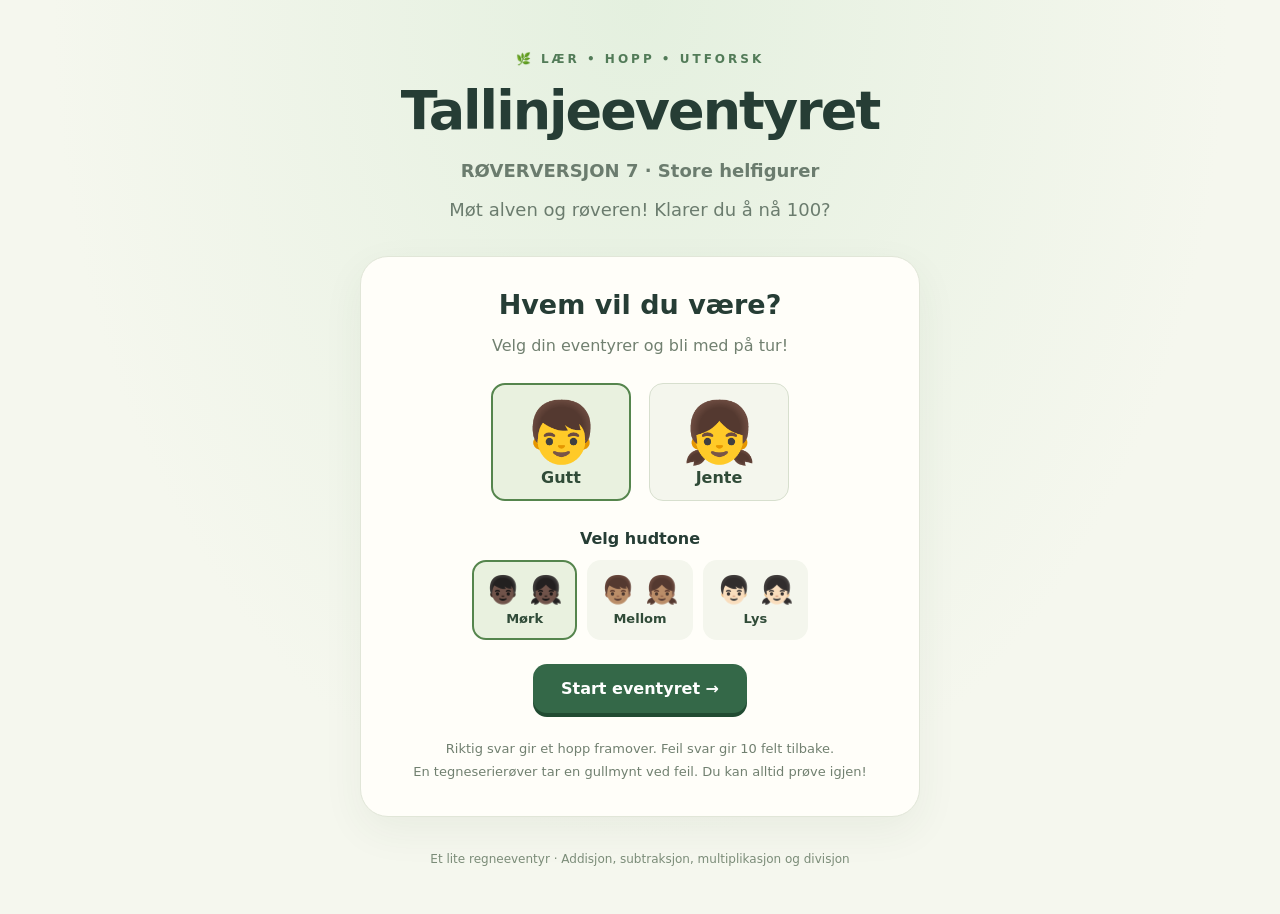
<file: index.html>
<!doctype html>
<html lang="nb"><head><meta charset="utf-8"><meta name="viewport" content="width=device-width,initial-scale=1"><title>Tallinjeeventyret</title><style>
:root{font-family:Nunito,ui-rounded,system-ui,sans-serif;color:#263d35;background:#f5f7ee}*{box-sizing:border-box}body{margin:0;background:radial-gradient(ellipse at top,#e4f0df,transparent 65%);min-height:100vh}main{max-width:1000px;margin:auto;padding:48px 28px}header{text-align:center;margin-bottom:36px}header>span{font-size:12px;letter-spacing:3px;color:#527b58;font-weight:900}h1{font-size:clamp(32px,6vw,54px);letter-spacing:-2px;margin:12px 0}header p{color:#6b7c6e;font-size:18px}.card{background:#fffef9;border:1px solid #e1e6d8;border-radius:28px;padding:32px;text-align:center;box-shadow:0 14px 40px #304d3010}#setup{max-width:560px;margin:auto}h2{margin:0 0 8px;font-size:27px}.card p{color:#718070}.choices{display:flex;justify-content:center;gap:18px;margin:28px 0}button{font:inherit;cursor:pointer;border:1px solid #d7dfce;border-radius:14px;padding:12px 20px;background:#fffef9;color:#304b38;font-weight:800;transition:transform .15s}button:hover{transform:translateY(-2px)}button:focus-visible,input:focus-visible{outline:3px solid #e8ad44;outline-offset:4px}.avatar{font-size:60px;width:140px;background:#f4f6ed}.avatar span{display:block;font-size:16px}.avatar[aria-pressed=true]{border:2px solid #55854d;background:#e9f1df}.primary{background:#346848;color:white;border:0;padding:15px 28px;box-shadow:0 4px 0 #214b32}.hint{font-size:13px;line-height:1.8;margin:24px 0 0}.stats{display:flex;justify-content:space-between;align-items:center;margin-bottom:16px;font-weight:800}.stats button{font-size:13px}.landscape{position:relative;background:linear-gradient(#dfefee 0%,#edf5df 65%,#c8ddad 65%);border-radius:24px;height:245px;padding:0 30px;border:1px solid #d1e2cd;overflow:hidden}.sun{position:absolute;right:50px;top:20px;font-size:42px}.trees{position:absolute;left:30px;top:38px;font-size:44px;opacity:.65}#character{position:absolute;left:30px;bottom:62px;font-size:46px;transform:translateX(-50%);transition:left .8s cubic-bezier(.25,.8,.25,1)}#character.hopping{animation:hop .8s ease}@keyframes hop{50%{transform:translate(-50%,-50px) rotate(10deg)}}.track{position:absolute;bottom:55px;left:30px;right:30px;height:7px;background:#829b6c;border-radius:8px}#fill{width:0;height:100%;background:#346848;transition:width .8s}.ticks{position:absolute;bottom:20px;left:30px;right:30px;display:flex;justify-content:space-between;font-size:12px;font-weight:800}.ticks span{width:0;white-space:nowrap;text-align:center;display:flex;justify-content:center}.ticks span:before{content:'';position:absolute;top:-13px;height:8px;border-left:2px solid #829b6c}.task{margin-top:22px}#feedback{min-height:48px;font-size:18px;font-weight:700}label{display:block;font-size:38px;font-weight:900;margin:14px}input{width:140px;font:inherit;font-size:27px;border:2px solid #d7dfce;border-radius:12px;padding:10px;text-align:center}.answer-row{display:flex;gap:14px;justify-content:center;align-items:center}footer{text-align:center;color:#7b8c78;font-size:12px;margin-top:35px}[hidden]{display:none!important}@media(max-width:500px){main{padding:28px 16px}.card{padding:24px 18px}.landscape{padding:0 20px}.ticks{font-size:9px}#feedback{font-size:16px}h1{letter-spacing:-1px}}
.encounter{position:relative;margin:22px 0;background:linear-gradient(#f6efd8,#e7efd8);border:1px solid #d7dfce;border-radius:24px;overflow:hidden;min-height:300px;padding-top:65px}.speech{position:relative;z-index:2;margin:0 auto;max-width:90%;width:max-content;background:white;border-radius:18px;padding:14px 22px;font-weight:800;box-shadow:0 5px 15px #304d3012}.speech:after{content:'';position:absolute;bottom:-10px;left:40%;border-top:12px solid white;border-right:12px solid transparent}.actors{height:245px;position:relative;max-width:400px;margin:auto}.actor{position:absolute;bottom:0;width:180px}.actor svg{display:block;width:100%;overflow:visible}.hero{left:calc(50% - 90px);transition:left .6s}.visitor{right:0}.success .hero,.retry .hero{left:0}.success .visitor,.retry .visitor{animation:enter .8s both}.arm{transform-box:view-box}.success .hero .right-arm{transform-origin:122px 124px;animation:highfive 1.4s .7s 2 forwards}.success .visitor .left-arm{transform-origin:57px 124px;animation:elf-five 1.4s .7s 2 forwards}.retry .visitor .right-arm{transform-origin:122px 124px;animation:wave 1s .7s 3}.ready .hero{animation:breathe 3s infinite}.success .hero svg{animation:cheer .8s .1s}.retry .hero svg{animation:nod 1s}#spark{position:absolute;left:50%;top:40px;font-size:42px;opacity:0;transform:translateX(-50%)}.success #spark{animation:spark 1.4s .7s 2}.encounter{padding-top:20px}@keyframes enter{from{opacity:0;transform:translateX(180px)}to{opacity:1;transform:translateX(0)}}@keyframes highfive{0%,100%{transform:rotate(-105deg)}50%{transform:rotate(-120deg)}}@keyframes elf-five{0%,100%{transform:rotate(105deg)}50%{transform:rotate(120deg)}}@keyframes wave{0%,100%{transform:rotate(-115deg)}50%{transform:rotate(-145deg)}}@keyframes breathe{50%{transform:translateY(-5px)}}@keyframes cheer{50%{transform:translateY(-20px)}}@keyframes nod{50%{transform:rotate(-4deg)}}@keyframes spark{25%,65%{opacity:1;transform:translateX(-50%) scale(1.4)}100%{opacity:0}}@media(max-width:500px){.actor{width:145px}.actors{height:205px;max-width:300px}.hero{left:calc(50% - 72px)}.speech{font-size:14px}.encounter{min-height:270px}#spark{top:28px}}@media(prefers-reduced-motion:reduce){*,*:before,*:after{animation:none!important;transition:none!important}.success .hero .right-arm{transform:rotate(-110deg)}.success .visitor .left-arm{transform:rotate(110deg)}}
.actors{max-width:300px}@media(max-width:500px){.actors{max-width:245px}}

.skin-options{border:0;display:flex;justify-content:center;gap:10px;padding:0;margin:24px 0}.skin-options legend{margin:auto;padding-bottom:12px;font-weight:700}.skin-options button{font-size:27px;padding:12px;background:#f4f6ed;border:2px solid transparent}.skin-options button[aria-pressed=true]{border-color:#55854d;background:#e9f1df}.skin-options span{display:block;font-size:13px;margin-top:5px}

.retry .visitor{animation:robber-run 3.5s both}.retry #spark{animation:stolen-coin 3.5s both}.retry .visitor .legs{animation:running-legs .25s 8 alternate;transform-origin:90px 175px}.retry .hero svg{animation:nod 1s}
@keyframes robber-run{0%{opacity:0;transform:translateX(230px) rotate(8deg)}25%,55%{opacity:1;transform:translateX(0) rotate(0)}100%{opacity:0;transform:translateX(450px) rotate(12deg)}}
@keyframes stolen-coin{0%,20%{opacity:0;transform:translate(-50%,30px)}30%,55%{opacity:1;transform:translate(0,0)}90%,100%{opacity:0;transform:translate(300px,-30px)}}
@keyframes running-legs{from{transform:rotate(-10deg)}to{transform:rotate(10deg)}}
@media(prefers-reduced-motion:reduce){.retry .visitor{animation:none;opacity:1}.retry #spark{animation:none;opacity:1}}

</style></head>
<body><main><header><span>🌿 LÆR • HOPP • UTFORSK</span><h1>Tallinjeeventyret</h1><p><strong>RØVERVERSJON 7 · Store helfigurer</strong></p><p>Møt alven og røveren! Klarer du å nå 100?</p></header>
<section id="setup" class="card"><h2>Hvem vil du være?</h2><p>Velg din eventyrer og bli med på tur!</p><div class="choices"><button class="avatar" data-avatar="👦" aria-pressed="true">👦<span>Gutt</span></button><button class="avatar" data-avatar="👧" aria-pressed="false">👧<span>Jente</span></button></div><fieldset class="skin-options"><legend>Velg hudtone</legend><button type="button" data-skin="dark" aria-pressed="true">👦🏿 👧🏿<span>Mørk</span></button><button type="button" data-skin="medium" aria-pressed="false">👦🏽 👧🏽<span>Mellom</span></button><button type="button" data-skin="light" aria-pressed="false">👦🏻 👧🏻<span>Lys</span></button></fieldset><button id="start" class="primary">Start eventyret →</button><p class="hint">Riktig svar gir et hopp framover. Feil svar gir 10 felt tilbake.<br>En tegneserierøver tar en gullmynt ved feil. Du kan alltid prøve igjen!</p></section>
<section id="game" hidden><div class="stats"><span id="position">📍 Felt 0 av 100</span><button id="restart">Start på nytt</button></div><section id="encounter" class="encounter" aria-label="Figurene i eventyret"><div id="speech" class="speech">Hei! Bli med på eventyr!</div><div class="actors"><div id="hero" class="actor hero"></div><div id="visitor" class="actor visitor" hidden></div><div id="spark" aria-hidden="true">✨</div></div></section><section class="landscape" aria-label="Tallinje fra 0 til 100"><div class="sun">☀️</div><div class="trees">🌲 🌳 🌲</div><div id="character" aria-label="Spillfiguren">👦</div><div class="track"><div id="fill"></div></div><div class="ticks"><span>0</span><span>10</span><span>20</span><span>30</span><span>40</span><span>50</span><span>60</span><span>70</span><span>80</span><span>90</span><span>100 🏁</span></div></section><section class="card task"><div id="feedback" role="status" aria-live="polite">Eventyret begynner! Løs oppgaven for å hoppe.</div><form id="answer-form"><label for="answer" id="question"></label><div class="answer-row"><input id="answer" type="number" inputmode="numeric" required autocomplete="off" aria-describedby="feedback"><button class="primary" type="submit">Hopp! ↗</button></div></form><button id="next" class="primary" hidden>Neste oppgave →</button><button id="again" class="primary" hidden>Spill igjen ↻</button><p class="hint" id="help"></p></section></section><footer>Et lite regneeventyr · Addisjon, subtraksjon, multiplikasjon og divisjon</footer></main><script>
'use strict';
const $ = id => document.getElementById(id);
let avatar='👦', skinTone='dark', position=0, task, round=0, locked=false;
const random = (min,max) => Math.floor(Math.random()*(max-min+1))+min;
function makeTask(pos,index){
  const target=Math.min(100,pos+random(5,12));
  const operation=index%4;
  let a,b,text,help;
  if(operation===0){a=random(1,target);b=target-a;text=`${a} + ${b}`;help='Legg tallene sammen.';}
  if(operation===1){b=random(1,20);a=target+b;text=`${a} − ${b}`;help='Trekk det andre tallet fra det første.';}
  if(operation===2){const factors=Array.from({length:10},(_,i)=>i+1).filter(n=>target%n===0);b=factors[random(0,factors.length-1)];a=target/b;text=`${a} × ${b}`;help='Multipliser tallene. × betyr ganger.';}
  if(operation===3){b=random(2,5);a=target*b;text=`${a} ÷ ${b}`;help='Del det første tallet på det andre. ÷ betyr delt på.';}
  return {target,text,help};
}
function draw(){ $('position').textContent=`📍 Felt ${position} av 100`;$('character').style.left=`calc(30px + (100% - 60px) * ${position/100})`;$('fill').style.width=`${position}%`; }
function newTask(){showEncounter('ready');locked=false;task=makeTask(position,round++);$('question').textContent=`${task.text} = ?`;$('help').textContent=task.help;$('answer').value='';$('answer-form').hidden=false;$('next').hidden=true;$('answer').focus();}
function start(){position=0;round=0;$('setup').hidden=true;$('game').hidden=false;$('again').hidden=true;$('character').textContent=avatar+(skinTone==='dark'?'🏿':skinTone==='medium'?'🏽':'🏻');$('feedback').textContent='Eventyret begynner! Løs oppgaven for å hoppe.';draw();newTask();}
document.querySelectorAll('[data-avatar]').forEach(button=>button.addEventListener('click',()=>{avatar=button.dataset.avatar;document.querySelectorAll('[data-avatar]').forEach(b=>b.setAttribute('aria-pressed',String(b===button)));}));
$('start').addEventListener('click',start);
$('restart').addEventListener('click',()=>{$('game').hidden=true;$('setup').hidden=false;$('start').focus();});
$('again').addEventListener('click',start);
$('next').addEventListener('click',()=>{$('feedback').textContent='Klar for et nytt hopp?';newTask();});
$('answer-form').addEventListener('submit',event=>{event.preventDefault();if(locked||$('answer').value==='')return;locked=true;const correct=Number($('answer').value)===task.target;position=correct?task.target:Math.max(0,position-10);draw();showEncounter(correct?'success':'retry');$('character').classList.remove('hopping');void $('character').offsetWidth;$('character').classList.add('hopping');$('answer-form').hidden=true;
if(position===100){$('feedback').textContent='🧝 🙌 Bra! Du nådde 100! For et flott regneeventyr! 🎉';$('again').hidden=false;$('help').textContent='Du er i mål! Spill igjen for nye oppgaver.';$('again').focus();}
else{$('feedback').textContent=correct?'🧝 🙌 Bra! Alven gir deg en high five!':`En røver tok en gullmynt! ${task.text} = ${task.target}. Du går 10 felt tilbake, men aldri forbi 0.`;$('help').textContent=correct?`Du landet på ${position}. Fortsett mot 100!`:task.help;$('next').hidden=false;$('next').focus();}});

function person(kind){
 const girl=avatar==='👧';
 const troll=kind==='troll', elf=kind==='elf', robber=kind==='robber';
 const skin=troll?'#93b66b':robber?'#75452f':elf?'#f3c497':({dark:'#75452f',medium:'#bd8055',light:'#f3c497'}[skinTone]);
 const shirt=troll?'#9b744e':robber?'#67518a':elf?'#44854b':girl?'#ab63a8':'#5288c4';
 const hair=elf?'#e8ba5b':skinTone==='light'?'#69432f':'#241b1a';
 return `<svg viewBox="0 0 180 250" role="img" aria-label="${troll?'Vennlig troll':robber?'Tegneserierøver':elf?'Alven':girl?'Jente':'Gutt'}">
 <ellipse cx="90" cy="238" rx="55" ry="8" fill="#263d3520"/>
 <g class="legs" fill="${troll?'#735a45':'#3e526e'}"><rect x="58" y="170" width="26" height="57" rx="12"/><rect x="97" y="170" width="26" height="57" rx="12"/></g>
 <g fill="#493b35"><ellipse cx="67" cy="226" rx="22" ry="11"/><ellipse cx="113" cy="226" rx="22" ry="11"/></g>
 <path d="M58 114 Q90 101 122 114 L133 179 Q90 194 47 179Z" fill="${shirt}"/>
 <g class="arm left-arm"><path d="M57 124 Q35 144 29 164" fill="none" stroke="${shirt}" stroke-width="21" stroke-linecap="round"/><circle cx="28" cy="165" r="12" fill="${skin}"/></g>
 <g class="arm right-arm"><path d="M122 124 Q146 145 151 164" fill="none" stroke="${shirt}" stroke-width="21" stroke-linecap="round"/><circle cx="152" cy="165" r="13" fill="${skin}"/><path d="M145 162 l-5 -12 m10 9 l-1 -16 m7 18 l5 -14" stroke="${skin}" stroke-width="6" stroke-linecap="round"/></g>
 ${elf?'<path d="M51 63 L21 44 L48 88 M129 63 L159 44 L132 88" fill="'+skin+'"/>':''}
 ${troll?'<path d="M56 42 L42 15 L74 34 M110 34 L138 15 L124 49" fill="#f0dec0"/>':''}
 ${girl&&!elf&&!troll?'<ellipse cx="53" cy="87" rx="22" ry="48" fill="'+hair+'"/><ellipse cx="127" cy="87" rx="22" ry="48" fill="'+hair+'"/>':''}
 <ellipse cx="90" cy="73" rx="43" ry="46" fill="${skin}"/>
 ${!troll?'<path d="M48 66 Q40 14 90 21 Q139 16 133 64 Q114 43 101 43 Q80 66 48 66" fill="'+hair+'"/>':''}
 ${elf?'<path d="M44 39 L93 0 L133 40Z" fill="#346848"/><circle cx="93" cy="6" r="7" fill="#f4d275"/>':''}
 ${robber?'<path d="M46 57 Q90 36 134 57 L131 81 Q90 67 49 81Z" fill="#34303d"/><path d="M49 47 Q49 11 90 15 Q131 11 132 47Z" fill="#67518a"/><ellipse cx="75" cy="73" rx="11" ry="9" fill="white"/><ellipse cx="106" cy="73" rx="11" ry="9" fill="white"/><path d="M131 152 Q164 139 169 173 L174 207 Q154 225 130 208Z" fill="#b18b51"/><text x="151" y="196" text-anchor="middle" font-size="27" fill="#ffdf68">★</text>':''}
 <g fill="#293b32"><circle cx="75" cy="73" r="4"/><circle cx="106" cy="73" r="4"/></g>
 <ellipse cx="90" cy="86" rx="${troll?12:5}" ry="7" fill="${troll?'#7c9c57':'#e7a17e'}"/>
 <path d="M74 96 Q90 110 107 96" fill="white" stroke="#674c37" stroke-width="3" stroke-linecap="round"/>
 <g fill="#e7a17e" opacity=".55"><ellipse cx="63" cy="88" rx="8" ry="4"/><ellipse cx="118" cy="88" rx="8" ry="4"/></g>
 </svg>`;
}
function showEncounter(state){
 const scene=$('encounter');scene.className='encounter';$('spark').textContent=state==='retry'?'🪙':'✨';
 $('hero').innerHTML=person('hero');
 $('visitor').hidden=state==='ready';
 $('visitor').innerHTML=state==='retry'?person('robber'):person('elf');
 $('speech').textContent=state==='success'?(position===100?'Hurra! Du klarte det! High five!':'Bra! Gi meg en high five!'):state==='retry'?'Hehe! Jeg tar en gullmynt og stikker!':'Jeg er klar! La oss hoppe mot 100!';
 void scene.offsetWidth;scene.classList.add(state);
}

document.querySelectorAll('[data-skin]').forEach(button=>button.addEventListener('click',()=>{skinTone=button.dataset.skin;document.querySelectorAll('[data-skin]').forEach(b=>b.setAttribute('aria-pressed',String(b===button)));}));

</script></body></html>
</file>
